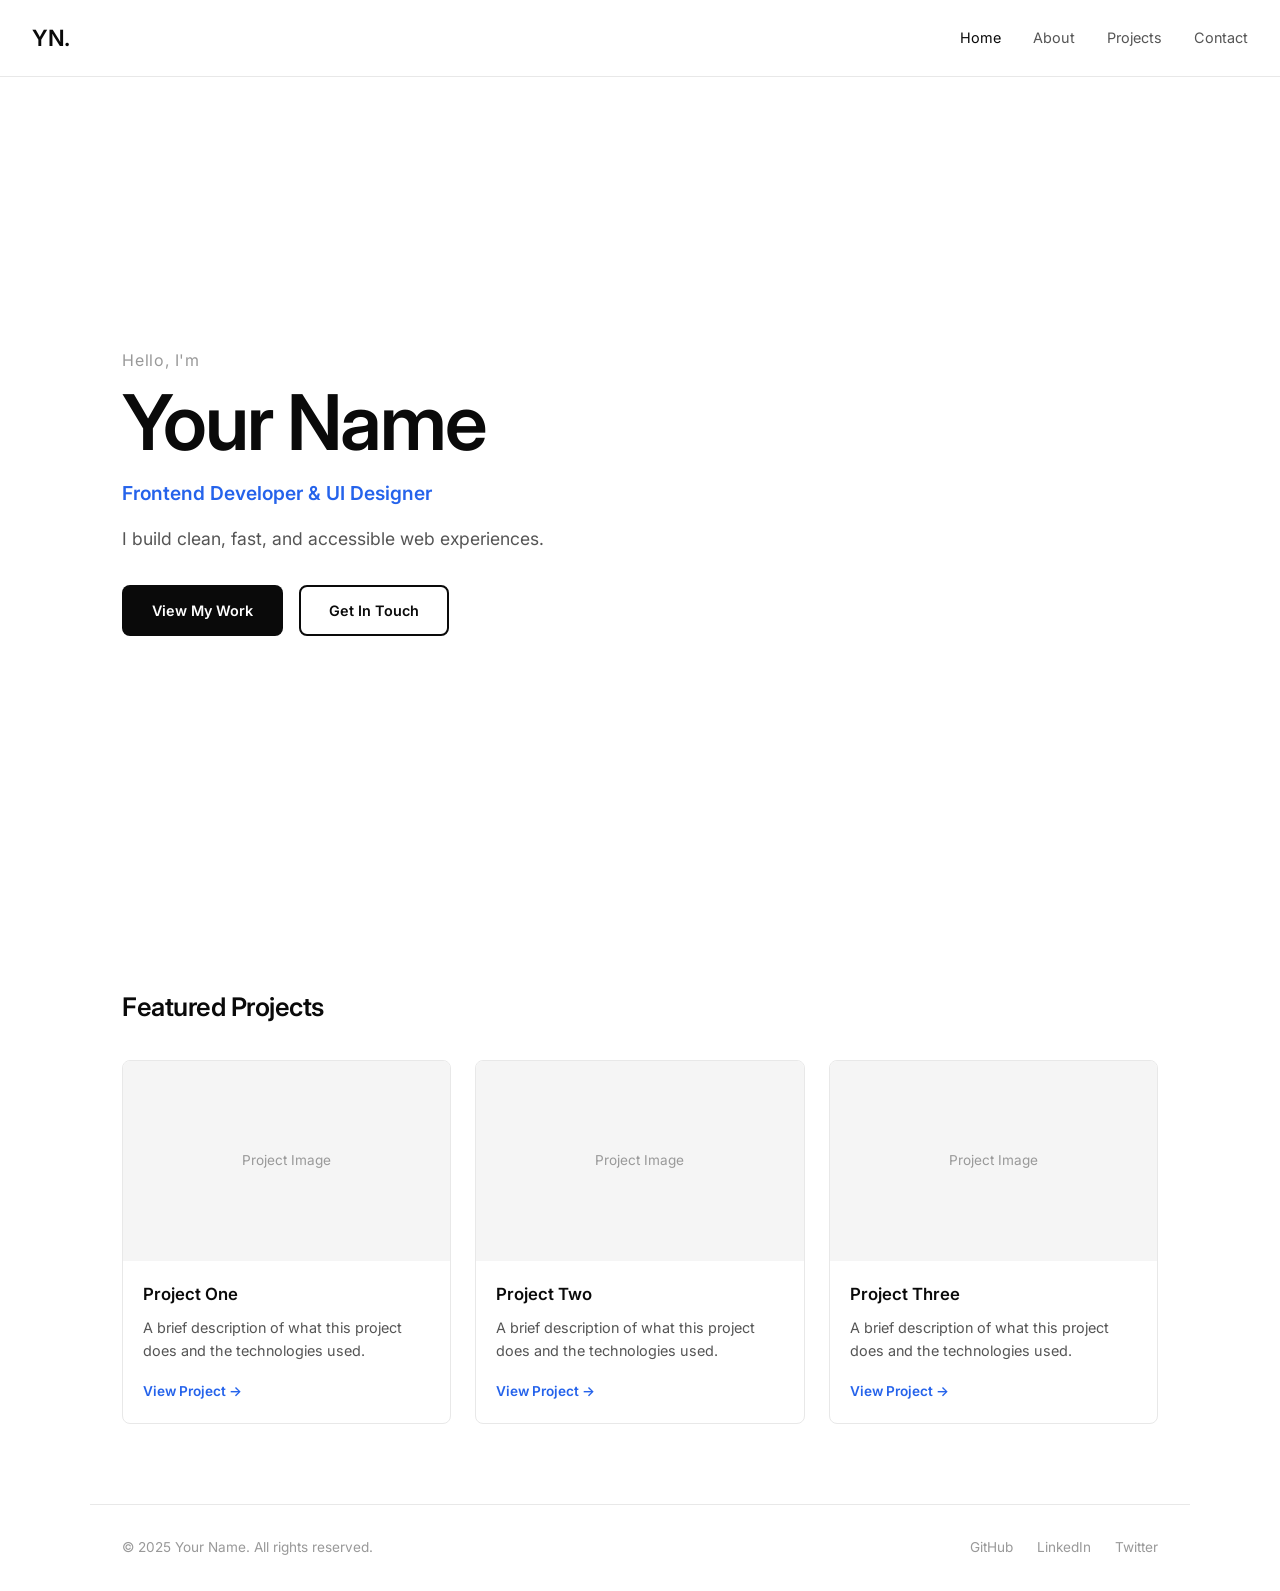
<file: index.html>
<!DOCTYPE html>
<html lang="en">
<head>
  <meta charset="UTF-8" />
  <meta name="viewport" content="width=device-width, initial-scale=1.0" />
  <title>Your Name | Portfolio</title>
  <link rel="stylesheet" href="css/style.css" />
  <link href="https://fonts.googleapis.com/css2?family=Inter:wght@300;400;600&display=swap" rel="stylesheet" />
</head>
<body>

  <nav class="navbar">
    <a href="index.html" class="logo">YN.</a>
    <ul class="nav-links">
      <li><a href="index.html" class="active">Home</a></li>
      <li><a href="about.html">About</a></li>
      <li><a href="projects.html">Projects</a></li>
      <li><a href="contact.html">Contact</a></li>
    </ul>
    <button class="hamburger" id="hamburger">&#9776;</button>
  </nav>

  <section class="hero">
    <div class="hero-content">
      <p class="hero-greeting">Hello, I'm</p>
      <h1 class="hero-name">Your Name</h1>
      <p class="hero-role">Frontend Developer &amp; UI Designer</p>
      <p class="hero-tagline">I build clean, fast, and accessible web experiences.</p>
      <div class="hero-cta">
        <a href="projects.html" class="btn btn-primary">View My Work</a>
        <a href="contact.html" class="btn btn-outline">Get In Touch</a>
      </div>
    </div>
  </section>

  <section class="featured-projects">
    <h2 class="section-title">Featured Projects</h2>
    <div class="projects-grid">
      <div class="project-card">
        <div class="project-img-placeholder">Project Image</div>
        <div class="project-info">
          <h3>Project One</h3>
          <p>A brief description of what this project does and the technologies used.</p>
          <a href="projects.html" class="project-link">View Project →</a>
        </div>
      </div>
      <div class="project-card">
        <div class="project-img-placeholder">Project Image</div>
        <div class="project-info">
          <h3>Project Two</h3>
          <p>A brief description of what this project does and the technologies used.</p>
          <a href="projects.html" class="project-link">View Project →</a>
        </div>
      </div>
      <div class="project-card">
        <div class="project-img-placeholder">Project Image</div>
        <div class="project-info">
          <h3>Project Three</h3>
          <p>A brief description of what this project does and the technologies used.</p>
          <a href="projects.html" class="project-link">View Project →</a>
        </div>
      </div>
    </div>
  </section>

  <footer class="footer">
    <p>&copy; 2025 Your Name. All rights reserved.</p>
    <div class="social-links">
      <a href="#">GitHub</a>
      <a href="#">LinkedIn</a>
      <a href="#">Twitter</a>
    </div>
  </footer>

  <script src="js/script.js"></script>
</body>
</html>
</file>
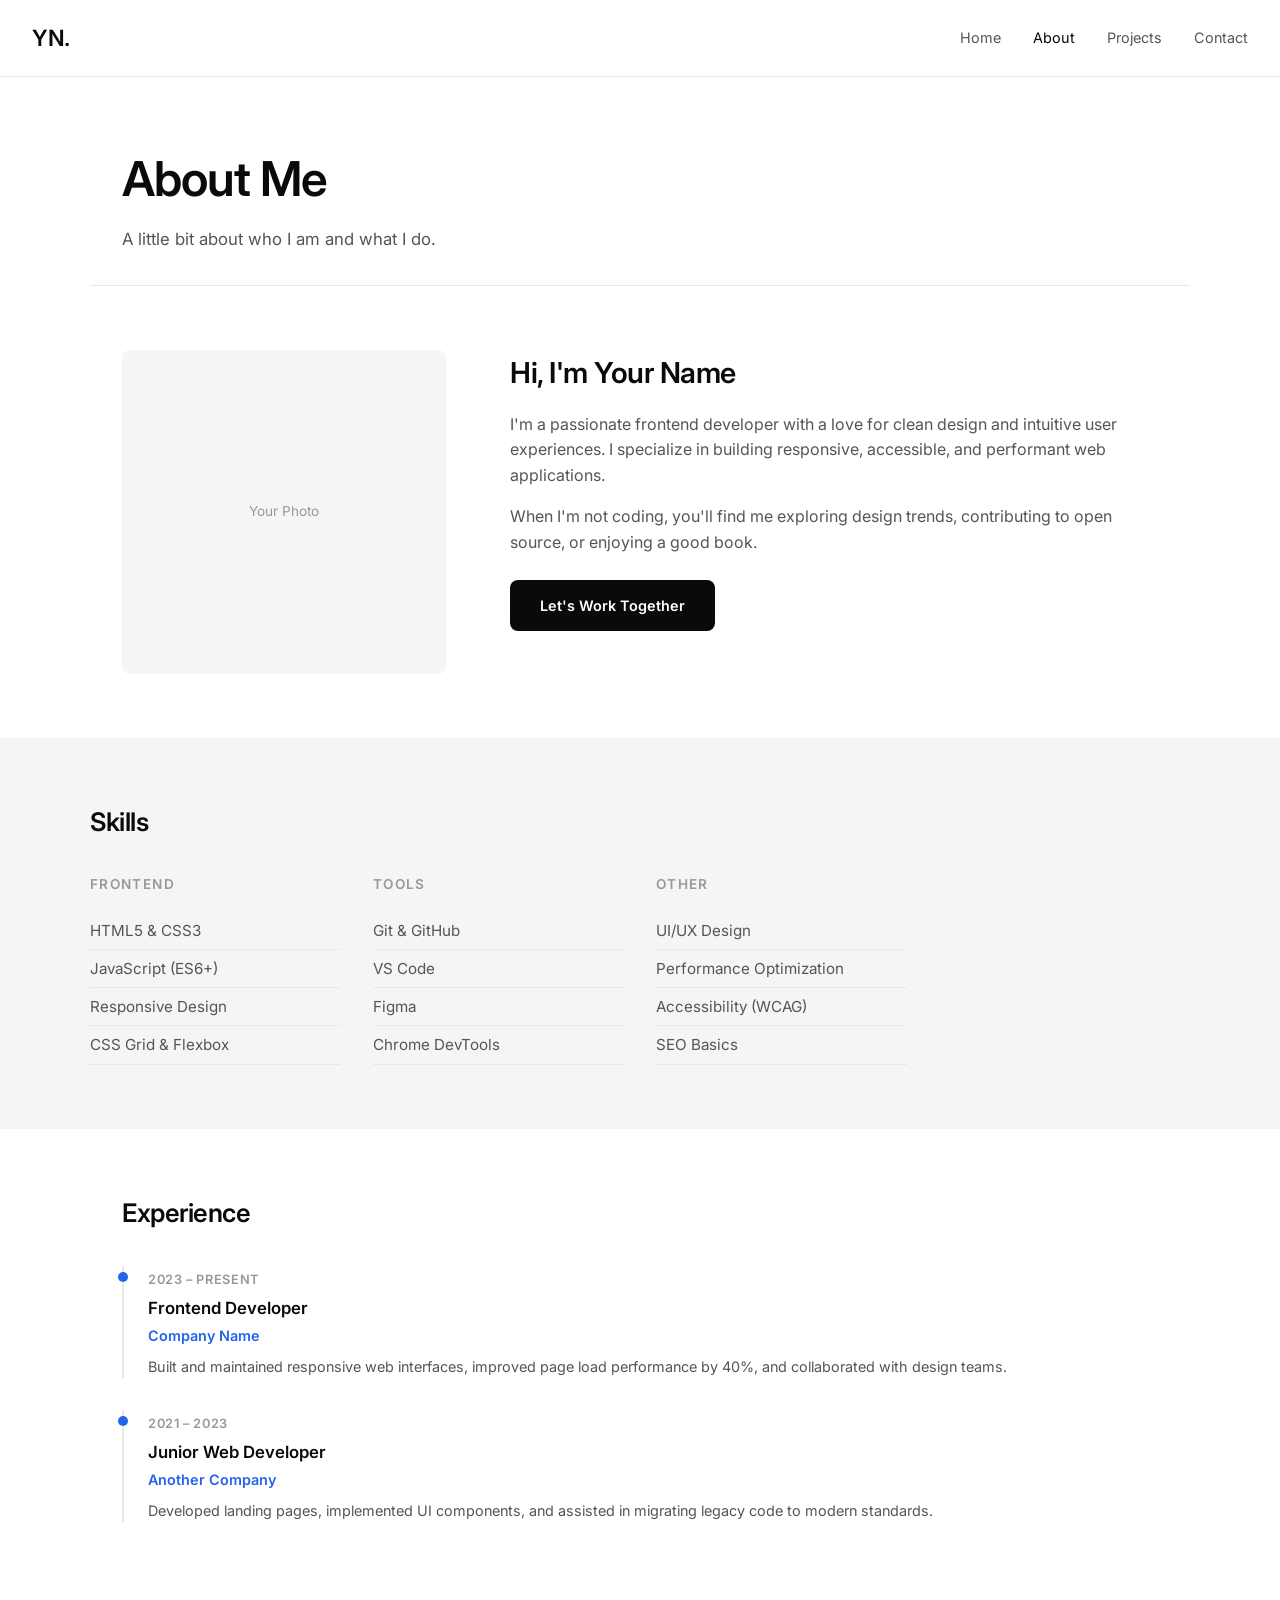
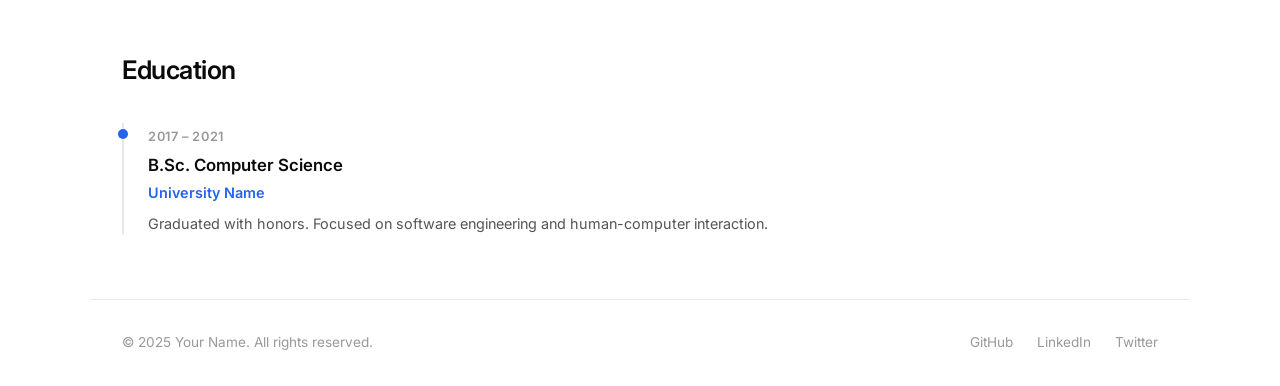
<file: about.html>
<!DOCTYPE html>
<html lang="en">
<head>
  <meta charset="UTF-8" />
  <meta name="viewport" content="width=device-width, initial-scale=1.0" />
  <title>About | Your Name</title>
  <link rel="stylesheet" href="css/style.css" />
  <link href="https://fonts.googleapis.com/css2?family=Inter:wght@300;400;600&display=swap" rel="stylesheet" />
</head>
<body>

  <nav class="navbar">
    <a href="index.html" class="logo">YN.</a>
    <ul class="nav-links">
      <li><a href="index.html">Home</a></li>
      <li><a href="about.html" class="active">About</a></li>
      <li><a href="projects.html">Projects</a></li>
      <li><a href="contact.html">Contact</a></li>
    </ul>
    <button class="hamburger" id="hamburger">&#9776;</button>
  </nav>

  <section class="page-header">
    <h1>About Me</h1>
    <p>A little bit about who I am and what I do.</p>
  </section>

  <section class="about-section">
    <div class="about-grid">
      <div class="about-photo">
        <div class="photo-placeholder">Your Photo</div>
      </div>
      <div class="about-bio">
        <h2>Hi, I'm Your Name</h2>
        <p>I'm a passionate frontend developer with a love for clean design and intuitive user experiences. I specialize in building responsive, accessible, and performant web applications.</p>
        <p>When I'm not coding, you'll find me exploring design trends, contributing to open source, or enjoying a good book.</p>
        <a href="contact.html" class="btn btn-primary">Let's Work Together</a>
      </div>
    </div>
  </section>

  <section class="skills-section">
    <h2 class="section-title">Skills</h2>
    <div class="skills-grid">
      <div class="skill-category">
        <h3>Frontend</h3>
        <ul>
          <li>HTML5 &amp; CSS3</li>
          <li>JavaScript (ES6+)</li>
          <li>Responsive Design</li>
          <li>CSS Grid &amp; Flexbox</li>
        </ul>
      </div>
      <div class="skill-category">
        <h3>Tools</h3>
        <ul>
          <li>Git &amp; GitHub</li>
          <li>VS Code</li>
          <li>Figma</li>
          <li>Chrome DevTools</li>
        </ul>
      </div>
      <div class="skill-category">
        <h3>Other</h3>
        <ul>
          <li>UI/UX Design</li>
          <li>Performance Optimization</li>
          <li>Accessibility (WCAG)</li>
          <li>SEO Basics</li>
        </ul>
      </div>
    </div>
  </section>

  <section class="experience-section">
    <h2 class="section-title">Experience</h2>
    <div class="timeline">
      <div class="timeline-item">
        <span class="timeline-date">2023 – Present</span>
        <h3>Frontend Developer</h3>
        <p class="timeline-company">Company Name</p>
        <p>Built and maintained responsive web interfaces, improved page load performance by 40%, and collaborated with design teams.</p>
      </div>
      <div class="timeline-item">
        <span class="timeline-date">2021 – 2023</span>
        <h3>Junior Web Developer</h3>
        <p class="timeline-company">Another Company</p>
        <p>Developed landing pages, implemented UI components, and assisted in migrating legacy code to modern standards.</p>
      </div>
    </div>
  </section>

  <section class="education-section">
    <h2 class="section-title">Education</h2>
    <div class="timeline">
      <div class="timeline-item">
        <span class="timeline-date">2017 – 2021</span>
        <h3>B.Sc. Computer Science</h3>
        <p class="timeline-company">University Name</p>
        <p>Graduated with honors. Focused on software engineering and human-computer interaction.</p>
      </div>
    </div>
  </section>

  <footer class="footer">
    <p>&copy; 2025 Your Name. All rights reserved.</p>
    <div class="social-links">
      <a href="#">GitHub</a>
      <a href="#">LinkedIn</a>
      <a href="#">Twitter</a>
    </div>
  </footer>

  <script src="js/script.js"></script>
</body>
</html>
</file>
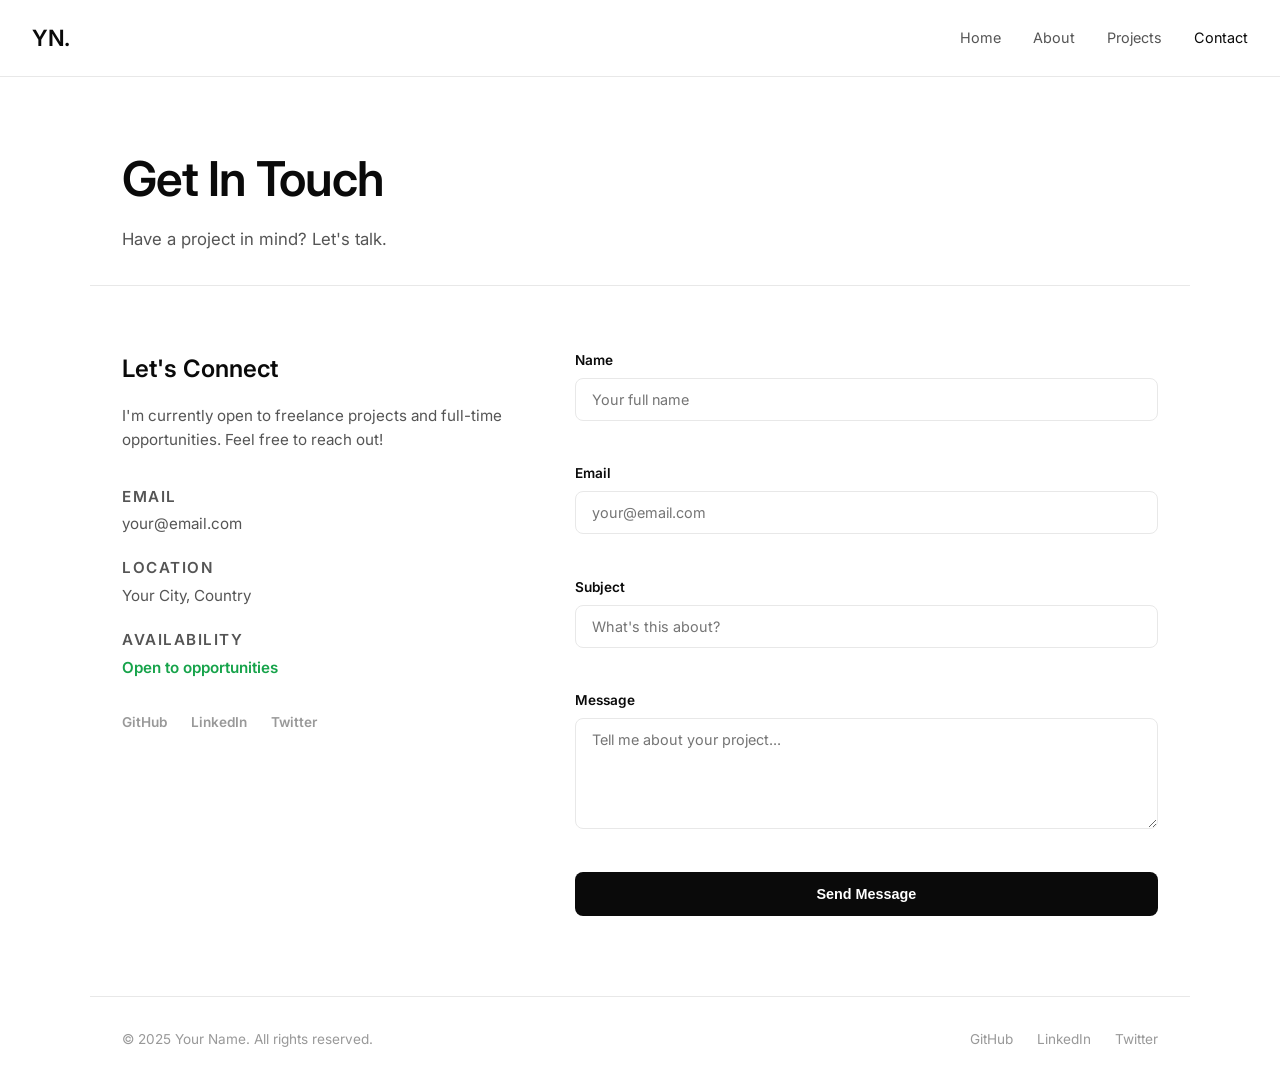
<file: contact.html>
<!DOCTYPE html>
<html lang="en">
<head>
  <meta charset="UTF-8" />
  <meta name="viewport" content="width=device-width, initial-scale=1.0" />
  <title>Contact | Your Name</title>
  <link rel="stylesheet" href="css/style.css" />
  <link href="https://fonts.googleapis.com/css2?family=Inter:wght@300;400;600&display=swap" rel="stylesheet" />
</head>
<body>

  <nav class="navbar">
    <a href="index.html" class="logo">YN.</a>
    <ul class="nav-links">
      <li><a href="index.html">Home</a></li>
      <li><a href="about.html">About</a></li>
      <li><a href="projects.html">Projects</a></li>
      <li><a href="contact.html" class="active">Contact</a></li>
    </ul>
    <button class="hamburger" id="hamburger">&#9776;</button>
  </nav>

  <section class="page-header">
    <h1>Get In Touch</h1>
    <p>Have a project in mind? Let's talk.</p>
  </section>

  <section class="contact-section">
    <div class="contact-grid">

      <div class="contact-info">
        <h2>Let's Connect</h2>
        <p>I'm currently open to freelance projects and full-time opportunities. Feel free to reach out!</p>
        <div class="contact-details">
          <div class="contact-item">
            <span class="contact-label">Email</span>
            <a href="mailto:your@email.com">your@email.com</a>
          </div>
          <div class="contact-item">
            <span class="contact-label">Location</span>
            <span>Your City, Country</span>
          </div>
          <div class="contact-item">
            <span class="contact-label">Availability</span>
            <span class="available">Open to opportunities</span>
          </div>
        </div>
        <div class="social-links contact-social">
          <a href="#">GitHub</a>
          <a href="#">LinkedIn</a>
          <a href="#">Twitter</a>
        </div>
      </div>

      <div class="contact-form-wrapper">
        <form id="contactForm" class="contact-form" novalidate>
          <div class="form-group">
            <label for="name">Name</label>
            <input type="text" id="name" name="name" placeholder="Your full name" required />
            <span class="error-msg" id="nameError"></span>
          </div>
          <div class="form-group">
            <label for="email">Email</label>
            <input type="email" id="email" name="email" placeholder="your@email.com" required />
            <span class="error-msg" id="emailError"></span>
          </div>
          <div class="form-group">
            <label for="subject">Subject</label>
            <input type="text" id="subject" name="subject" placeholder="What's this about?" required />
            <span class="error-msg" id="subjectError"></span>
          </div>
          <div class="form-group">
            <label for="message">Message</label>
            <textarea id="message" name="message" rows="5" placeholder="Tell me about your project..." required></textarea>
            <span class="error-msg" id="messageError"></span>
          </div>
          <button type="submit" class="btn btn-primary btn-full">Send Message</button>
          <div id="formSuccess" class="form-success hidden">✓ Message sent! I'll get back to you soon.</div>
        </form>
      </div>

    </div>
  </section>

  <footer class="footer">
    <p>&copy; 2025 Your Name. All rights reserved.</p>
    <div class="social-links">
      <a href="#">GitHub</a>
      <a href="#">LinkedIn</a>
      <a href="#">Twitter</a>
    </div>
  </footer>

  <script src="js/script.js"></script>
</body>
</html>
</file>
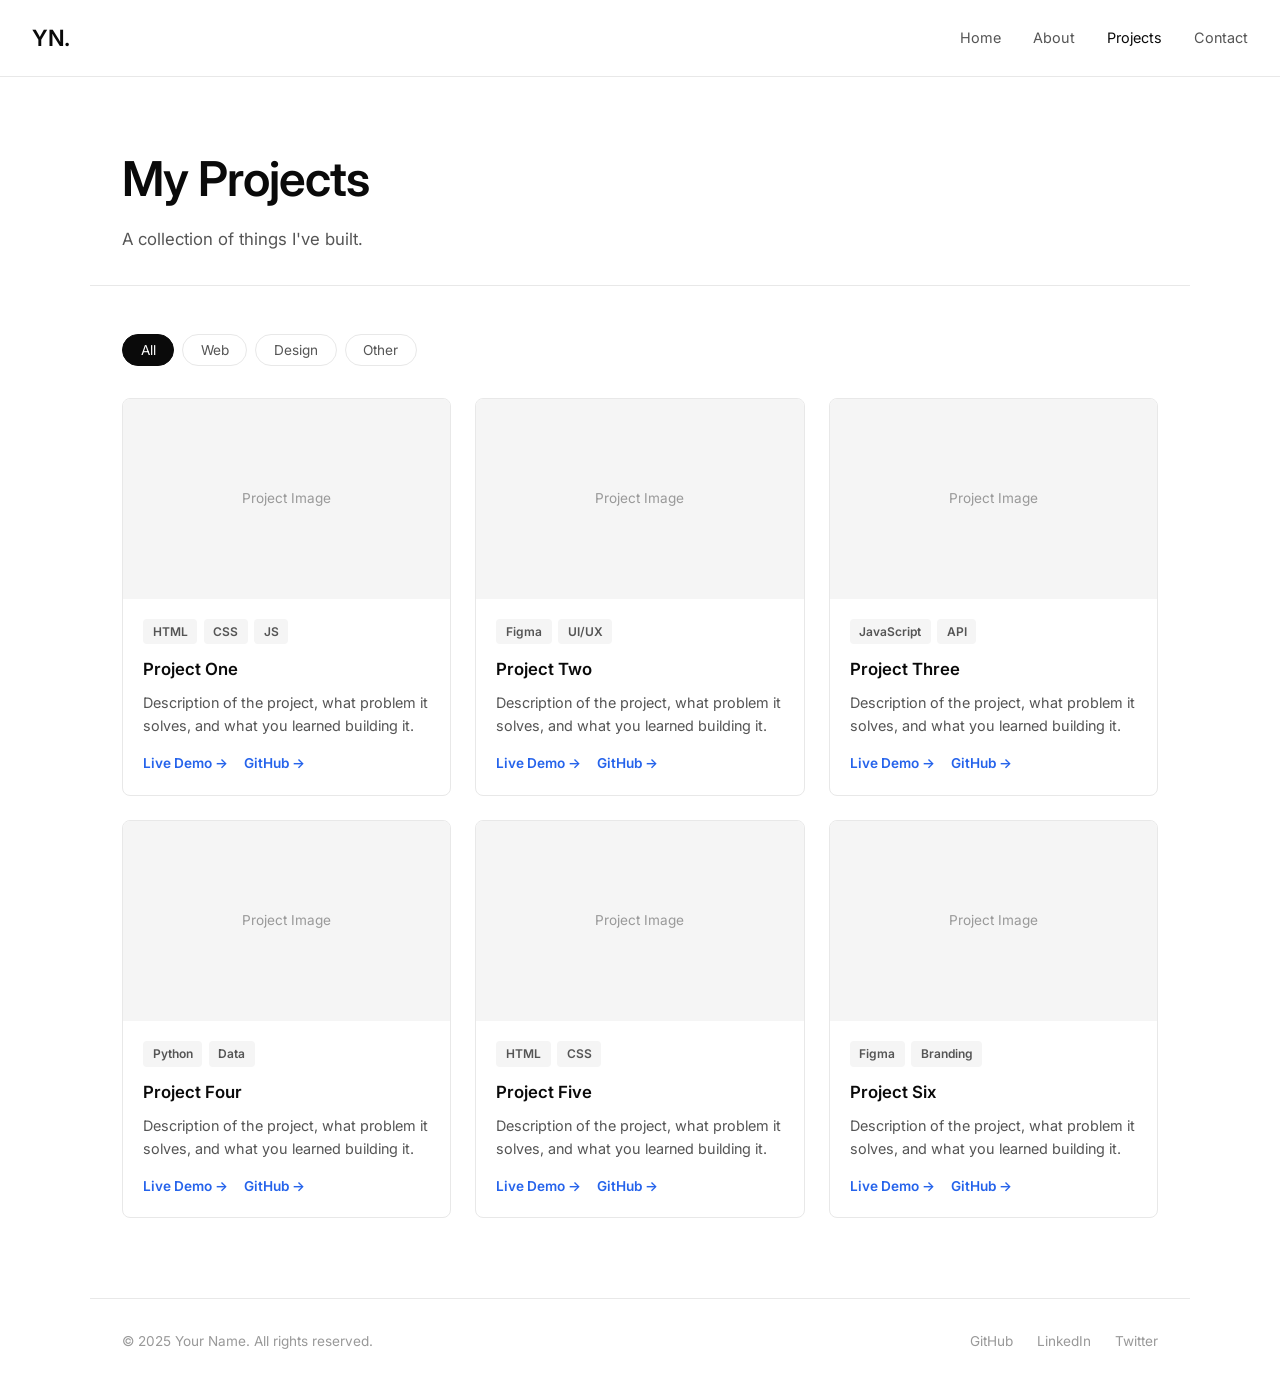
<file: projects.html>
<!DOCTYPE html>
<html lang="en">
<head>
  <meta charset="UTF-8" />
  <meta name="viewport" content="width=device-width, initial-scale=1.0" />
  <title>Projects | Your Name</title>
  <link rel="stylesheet" href="css/style.css" />
  <link href="https://fonts.googleapis.com/css2?family=Inter:wght@300;400;600&display=swap" rel="stylesheet" />
</head>
<body>

  <nav class="navbar">
    <a href="index.html" class="logo">YN.</a>
    <ul class="nav-links">
      <li><a href="index.html">Home</a></li>
      <li><a href="about.html">About</a></li>
      <li><a href="projects.html" class="active">Projects</a></li>
      <li><a href="contact.html">Contact</a></li>
    </ul>
    <button class="hamburger" id="hamburger">&#9776;</button>
  </nav>

  <section class="page-header">
    <h1>My Projects</h1>
    <p>A collection of things I've built.</p>
  </section>

  <section class="projects-page">
    <div class="filter-bar">
      <button class="filter-btn active" data-filter="all">All</button>
      <button class="filter-btn" data-filter="web">Web</button>
      <button class="filter-btn" data-filter="design">Design</button>
      <button class="filter-btn" data-filter="other">Other</button>
    </div>

    <div class="projects-grid" id="projectsGrid">

      <div class="project-card" data-category="web">
        <div class="project-img-placeholder">Project Image</div>
        <div class="project-info">
          <div class="project-tags"><span class="tag">HTML</span><span class="tag">CSS</span><span class="tag">JS</span></div>
          <h3>Project One</h3>
          <p>Description of the project, what problem it solves, and what you learned building it.</p>
          <div class="project-links">
            <a href="#" class="project-link">Live Demo →</a>
            <a href="#" class="project-link">GitHub →</a>
          </div>
        </div>
      </div>

      <div class="project-card" data-category="design">
        <div class="project-img-placeholder">Project Image</div>
        <div class="project-info">
          <div class="project-tags"><span class="tag">Figma</span><span class="tag">UI/UX</span></div>
          <h3>Project Two</h3>
          <p>Description of the project, what problem it solves, and what you learned building it.</p>
          <div class="project-links">
            <a href="#" class="project-link">Live Demo →</a>
            <a href="#" class="project-link">GitHub →</a>
          </div>
        </div>
      </div>

      <div class="project-card" data-category="web">
        <div class="project-img-placeholder">Project Image</div>
        <div class="project-info">
          <div class="project-tags"><span class="tag">JavaScript</span><span class="tag">API</span></div>
          <h3>Project Three</h3>
          <p>Description of the project, what problem it solves, and what you learned building it.</p>
          <div class="project-links">
            <a href="#" class="project-link">Live Demo →</a>
            <a href="#" class="project-link">GitHub →</a>
          </div>
        </div>
      </div>

      <div class="project-card" data-category="other">
        <div class="project-img-placeholder">Project Image</div>
        <div class="project-info">
          <div class="project-tags"><span class="tag">Python</span><span class="tag">Data</span></div>
          <h3>Project Four</h3>
          <p>Description of the project, what problem it solves, and what you learned building it.</p>
          <div class="project-links">
            <a href="#" class="project-link">Live Demo →</a>
            <a href="#" class="project-link">GitHub →</a>
          </div>
        </div>
      </div>

      <div class="project-card" data-category="web">
        <div class="project-img-placeholder">Project Image</div>
        <div class="project-info">
          <div class="project-tags"><span class="tag">HTML</span><span class="tag">CSS</span></div>
          <h3>Project Five</h3>
          <p>Description of the project, what problem it solves, and what you learned building it.</p>
          <div class="project-links">
            <a href="#" class="project-link">Live Demo →</a>
            <a href="#" class="project-link">GitHub →</a>
          </div>
        </div>
      </div>

      <div class="project-card" data-category="design">
        <div class="project-img-placeholder">Project Image</div>
        <div class="project-info">
          <div class="project-tags"><span class="tag">Figma</span><span class="tag">Branding</span></div>
          <h3>Project Six</h3>
          <p>Description of the project, what problem it solves, and what you learned building it.</p>
          <div class="project-links">
            <a href="#" class="project-link">Live Demo →</a>
            <a href="#" class="project-link">GitHub →</a>
          </div>
        </div>
      </div>

    </div>
  </section>

  <footer class="footer">
    <p>&copy; 2025 Your Name. All rights reserved.</p>
    <div class="social-links">
      <a href="#">GitHub</a>
      <a href="#">LinkedIn</a>
      <a href="#">Twitter</a>
    </div>
  </footer>

  <script src="js/script.js"></script>
</body>
</html>
</file>
<file: css/style.css>
/* ===== RESET & BASE ===== */
*, *::before, *::after { box-sizing: border-box; margin: 0; padding: 0; }

:root {
  --black: #0a0a0a;
  --white: #ffffff;
  --gray-100: #f5f5f5;
  --gray-200: #e8e8e8;
  --gray-400: #999999;
  --gray-600: #555555;
  --accent: #2563eb;
  --accent-hover: #1d4ed8;
  --font: 'Inter', sans-serif;
  --max-width: 1100px;
  --radius: 8px;
  --transition: 0.2s ease;
}

html { scroll-behavior: smooth; }

body {
  font-family: var(--font);
  color: var(--black);
  background: var(--white);
  font-size: 16px;
  line-height: 1.6;
  font-weight: 400;
}

a { color: inherit; text-decoration: none; }
ul { list-style: none; }
img { max-width: 100%; display: block; }

/* ===== NAVBAR ===== */
.navbar {
  display: flex;
  align-items: center;
  justify-content: space-between;
  padding: 1.25rem 2rem;
  border-bottom: 1px solid var(--gray-200);
  position: sticky;
  top: 0;
  background: var(--white);
  z-index: 100;
}

.logo {
  font-size: 1.4rem;
  font-weight: 600;
  letter-spacing: -0.5px;
}

.nav-links {
  display: flex;
  gap: 2rem;
}

.nav-links a {
  font-size: 0.9rem;
  color: var(--gray-600);
  transition: color var(--transition);
}

.nav-links a:hover,
.nav-links a.active {
  color: var(--black);
}

.hamburger {
  display: none;
  background: none;
  border: none;
  font-size: 1.4rem;
  cursor: pointer;
  color: var(--black);
}

/* ===== BUTTONS ===== */
.btn {
  display: inline-block;
  padding: 0.75rem 1.75rem;
  border-radius: var(--radius);
  font-size: 0.9rem;
  font-weight: 600;
  cursor: pointer;
  transition: all var(--transition);
  border: 2px solid transparent;
}

.btn-primary {
  background: var(--black);
  color: var(--white);
}

.btn-primary:hover {
  background: var(--accent);
}

.btn-outline {
  background: transparent;
  color: var(--black);
  border-color: var(--black);
}

.btn-outline:hover {
  background: var(--black);
  color: var(--white);
}

.btn-full { width: 100%; text-align: center; }

/* ===== HERO ===== */
.hero {
  min-height: calc(100vh - 70px);
  display: flex;
  align-items: center;
  padding: 4rem 2rem;
  max-width: var(--max-width);
  margin: 0 auto;
}

.hero-greeting {
  font-size: 1rem;
  color: var(--gray-400);
  margin-bottom: 0.5rem;
  letter-spacing: 0.05em;
}

.hero-name {
  font-size: clamp(2.5rem, 6vw, 5rem);
  font-weight: 600;
  letter-spacing: -2px;
  line-height: 1.1;
  margin-bottom: 0.75rem;
}

.hero-role {
  font-size: 1.2rem;
  color: var(--accent);
  font-weight: 600;
  margin-bottom: 1rem;
}

.hero-tagline {
  font-size: 1.1rem;
  color: var(--gray-600);
  max-width: 480px;
  margin-bottom: 2rem;
}

.hero-cta {
  display: flex;
  gap: 1rem;
  flex-wrap: wrap;
}

/* ===== PAGE HEADER ===== */
.page-header {
  padding: 4rem 2rem 2rem;
  max-width: var(--max-width);
  margin: 0 auto;
  border-bottom: 1px solid var(--gray-200);
}

.page-header h1 {
  font-size: clamp(2rem, 4vw, 3rem);
  font-weight: 600;
  letter-spacing: -1px;
  margin-bottom: 0.5rem;
}

.page-header p {
  color: var(--gray-600);
  font-size: 1.05rem;
}

/* ===== SECTION TITLE ===== */
.section-title {
  font-size: 1.6rem;
  font-weight: 600;
  letter-spacing: -0.5px;
  margin-bottom: 2rem;
}

/* ===== FEATURED PROJECTS (HOME) ===== */
.featured-projects {
  padding: 5rem 2rem;
  max-width: var(--max-width);
  margin: 0 auto;
}

/* ===== PROJECTS GRID ===== */
.projects-grid {
  display: grid;
  grid-template-columns: repeat(auto-fill, minmax(300px, 1fr));
  gap: 1.5rem;
}

.project-card {
  border: 1px solid var(--gray-200);
  border-radius: var(--radius);
  overflow: hidden;
  transition: transform var(--transition), box-shadow var(--transition);
}

.project-card:hover {
  transform: translateY(-4px);
  box-shadow: 0 12px 30px rgba(0,0,0,0.08);
}

.project-img-placeholder {
  background: var(--gray-100);
  height: 200px;
  display: flex;
  align-items: center;
  justify-content: center;
  color: var(--gray-400);
  font-size: 0.85rem;
}

.project-info {
  padding: 1.25rem;
}

.project-info h3 {
  font-size: 1.05rem;
  font-weight: 600;
  margin-bottom: 0.5rem;
}

.project-info p {
  font-size: 0.9rem;
  color: var(--gray-600);
  margin-bottom: 1rem;
}

.project-link {
  font-size: 0.85rem;
  font-weight: 600;
  color: var(--accent);
  transition: color var(--transition);
}

.project-link:hover { color: var(--accent-hover); }

.project-links {
  display: flex;
  gap: 1rem;
}

.project-tags {
  display: flex;
  gap: 0.4rem;
  flex-wrap: wrap;
  margin-bottom: 0.75rem;
}

.tag {
  background: var(--gray-100);
  color: var(--gray-600);
  font-size: 0.75rem;
  padding: 0.2rem 0.6rem;
  border-radius: 4px;
  font-weight: 600;
}

/* ===== FILTER BAR ===== */
.projects-page {
  padding: 3rem 2rem 5rem;
  max-width: var(--max-width);
  margin: 0 auto;
}

.filter-bar {
  display: flex;
  gap: 0.5rem;
  margin-bottom: 2rem;
  flex-wrap: wrap;
}

.filter-btn {
  padding: 0.45rem 1.1rem;
  border: 1px solid var(--gray-200);
  border-radius: 20px;
  background: none;
  font-size: 0.85rem;
  cursor: pointer;
  transition: all var(--transition);
  font-family: var(--font);
  color: var(--gray-600);
}

.filter-btn:hover,
.filter-btn.active {
  background: var(--black);
  color: var(--white);
  border-color: var(--black);
}

/* ===== ABOUT PAGE ===== */
.about-section {
  padding: 4rem 2rem;
  max-width: var(--max-width);
  margin: 0 auto;
}

.about-grid {
  display: grid;
  grid-template-columns: 1fr 2fr;
  gap: 4rem;
  align-items: start;
}

.photo-placeholder {
  background: var(--gray-100);
  aspect-ratio: 1;
  border-radius: var(--radius);
  display: flex;
  align-items: center;
  justify-content: center;
  color: var(--gray-400);
  font-size: 0.85rem;
}

.about-bio h2 {
  font-size: 1.8rem;
  font-weight: 600;
  letter-spacing: -0.5px;
  margin-bottom: 1rem;
}

.about-bio p {
  color: var(--gray-600);
  margin-bottom: 1rem;
}

.about-bio .btn { margin-top: 0.5rem; }

/* ===== SKILLS ===== */
.skills-section {
  padding: 4rem 2rem;
  background: var(--gray-100);
}

.skills-section .section-title,
.skills-section .skills-grid {
  max-width: var(--max-width);
  margin-left: auto;
  margin-right: auto;
}

.skills-grid {
  display: grid;
  grid-template-columns: repeat(auto-fill, minmax(220px, 1fr));
  gap: 2rem;
}

.skill-category h3 {
  font-size: 0.85rem;
  font-weight: 600;
  text-transform: uppercase;
  letter-spacing: 0.1em;
  color: var(--gray-400);
  margin-bottom: 1rem;
}

.skill-category li {
  padding: 0.4rem 0;
  border-bottom: 1px solid var(--gray-200);
  font-size: 0.95rem;
  color: var(--gray-600);
}

/* ===== TIMELINE ===== */
.experience-section,
.education-section {
  padding: 4rem 2rem;
  max-width: var(--max-width);
  margin: 0 auto;
}

.timeline {
  display: flex;
  flex-direction: column;
  gap: 2rem;
}

.timeline-item {
  padding-left: 1.5rem;
  border-left: 2px solid var(--gray-200);
  position: relative;
}

.timeline-item::before {
  content: '';
  width: 10px;
  height: 10px;
  background: var(--accent);
  border-radius: 50%;
  position: absolute;
  left: -6px;
  top: 6px;
}

.timeline-date {
  font-size: 0.8rem;
  color: var(--gray-400);
  font-weight: 600;
  text-transform: uppercase;
  letter-spacing: 0.05em;
}

.timeline-item h3 {
  font-size: 1.05rem;
  font-weight: 600;
  margin: 0.25rem 0 0.1rem;
}

.timeline-company {
  font-size: 0.9rem;
  color: var(--accent);
  font-weight: 600;
  margin-bottom: 0.5rem;
}

.timeline-item p:last-child {
  font-size: 0.9rem;
  color: var(--gray-600);
}

/* ===== CONTACT PAGE ===== */
.contact-section {
  padding: 4rem 2rem 5rem;
  max-width: var(--max-width);
  margin: 0 auto;
}

.contact-grid {
  display: grid;
  grid-template-columns: 1fr 1.5fr;
  gap: 4rem;
  align-items: start;
}

.contact-info h2 {
  font-size: 1.5rem;
  font-weight: 600;
  margin-bottom: 1rem;
}

.contact-info > p {
  color: var(--gray-600);
  margin-bottom: 2rem;
  font-size: 0.95rem;
}

.contact-details {
  display: flex;
  flex-direction: column;
  gap: 1.25rem;
  margin-bottom: 2rem;
}

.contact-item {
  display: flex;
  flex-direction: column;
  gap: 0.2rem;
}

.contact-label {
  font-size: 0.75rem;
  font-weight: 600;
  text-transform: uppercase;
  letter-spacing: 0.1em;
  color: var(--gray-400);
}

.contact-item a,
.contact-item span {
  font-size: 0.95rem;
  color: var(--gray-600);
}

.contact-item a:hover { color: var(--accent); }

.available {
  color: #16a34a !important;
  font-weight: 600;
}

.contact-social {
  display: flex;
  gap: 1.25rem;
}

.contact-social a {
  font-size: 0.9rem;
  font-weight: 600;
  color: var(--gray-600);
  transition: color var(--transition);
}

.contact-social a:hover { color: var(--black); }

/* ===== FORM ===== */
.contact-form {
  display: flex;
  flex-direction: column;
  gap: 1.25rem;
}

.form-group {
  display: flex;
  flex-direction: column;
  gap: 0.4rem;
}

.form-group label {
  font-size: 0.85rem;
  font-weight: 600;
  color: var(--black);
}

.form-group input,
.form-group textarea {
  padding: 0.75rem 1rem;
  border: 1px solid var(--gray-200);
  border-radius: var(--radius);
  font-family: var(--font);
  font-size: 0.9rem;
  color: var(--black);
  background: var(--white);
  transition: border-color var(--transition);
  resize: vertical;
}

.form-group input:focus,
.form-group textarea:focus {
  outline: none;
  border-color: var(--accent);
}

.form-group input.error,
.form-group textarea.error {
  border-color: #dc2626;
}

.error-msg {
  font-size: 0.8rem;
  color: #dc2626;
  min-height: 1rem;
}

.form-success {
  text-align: center;
  padding: 0.75rem;
  background: #f0fdf4;
  color: #16a34a;
  border-radius: var(--radius);
  font-size: 0.9rem;
  font-weight: 600;
}

.hidden { display: none; }

/* ===== FOOTER ===== */
.footer {
  border-top: 1px solid var(--gray-200);
  padding: 2rem;
  display: flex;
  align-items: center;
  justify-content: space-between;
  flex-wrap: wrap;
  gap: 1rem;
  max-width: var(--max-width);
  margin: 0 auto;
}

.footer p {
  font-size: 0.85rem;
  color: var(--gray-400);
}

.social-links {
  display: flex;
  gap: 1.5rem;
}

.social-links a {
  font-size: 0.85rem;
  color: var(--gray-400);
  transition: color var(--transition);
}

.social-links a:hover { color: var(--black); }

/* ===== RESPONSIVE ===== */
@media (max-width: 768px) {
  .nav-links {
    display: none;
    flex-direction: column;
    position: absolute;
    top: 70px;
    left: 0;
    right: 0;
    background: var(--white);
    border-bottom: 1px solid var(--gray-200);
    padding: 1.5rem 2rem;
    gap: 1.25rem;
  }

  .nav-links.open { display: flex; }
  .hamburger { display: block; }

  .about-grid,
  .contact-grid {
    grid-template-columns: 1fr;
    gap: 2rem;
  }

  .hero { min-height: auto; padding: 3rem 1.5rem; }
  .hero-cta { flex-direction: column; }
  .btn { text-align: center; }

  .footer {
    flex-direction: column;
    align-items: flex-start;
  }
}

@media (max-width: 480px) {
  .navbar { padding: 1rem 1.25rem; }
  .page-header, .featured-projects, .projects-page,
  .about-section, .skills-section, .experience-section,
  .education-section, .contact-section { padding-left: 1.25rem; padding-right: 1.25rem; }
}
</file>
